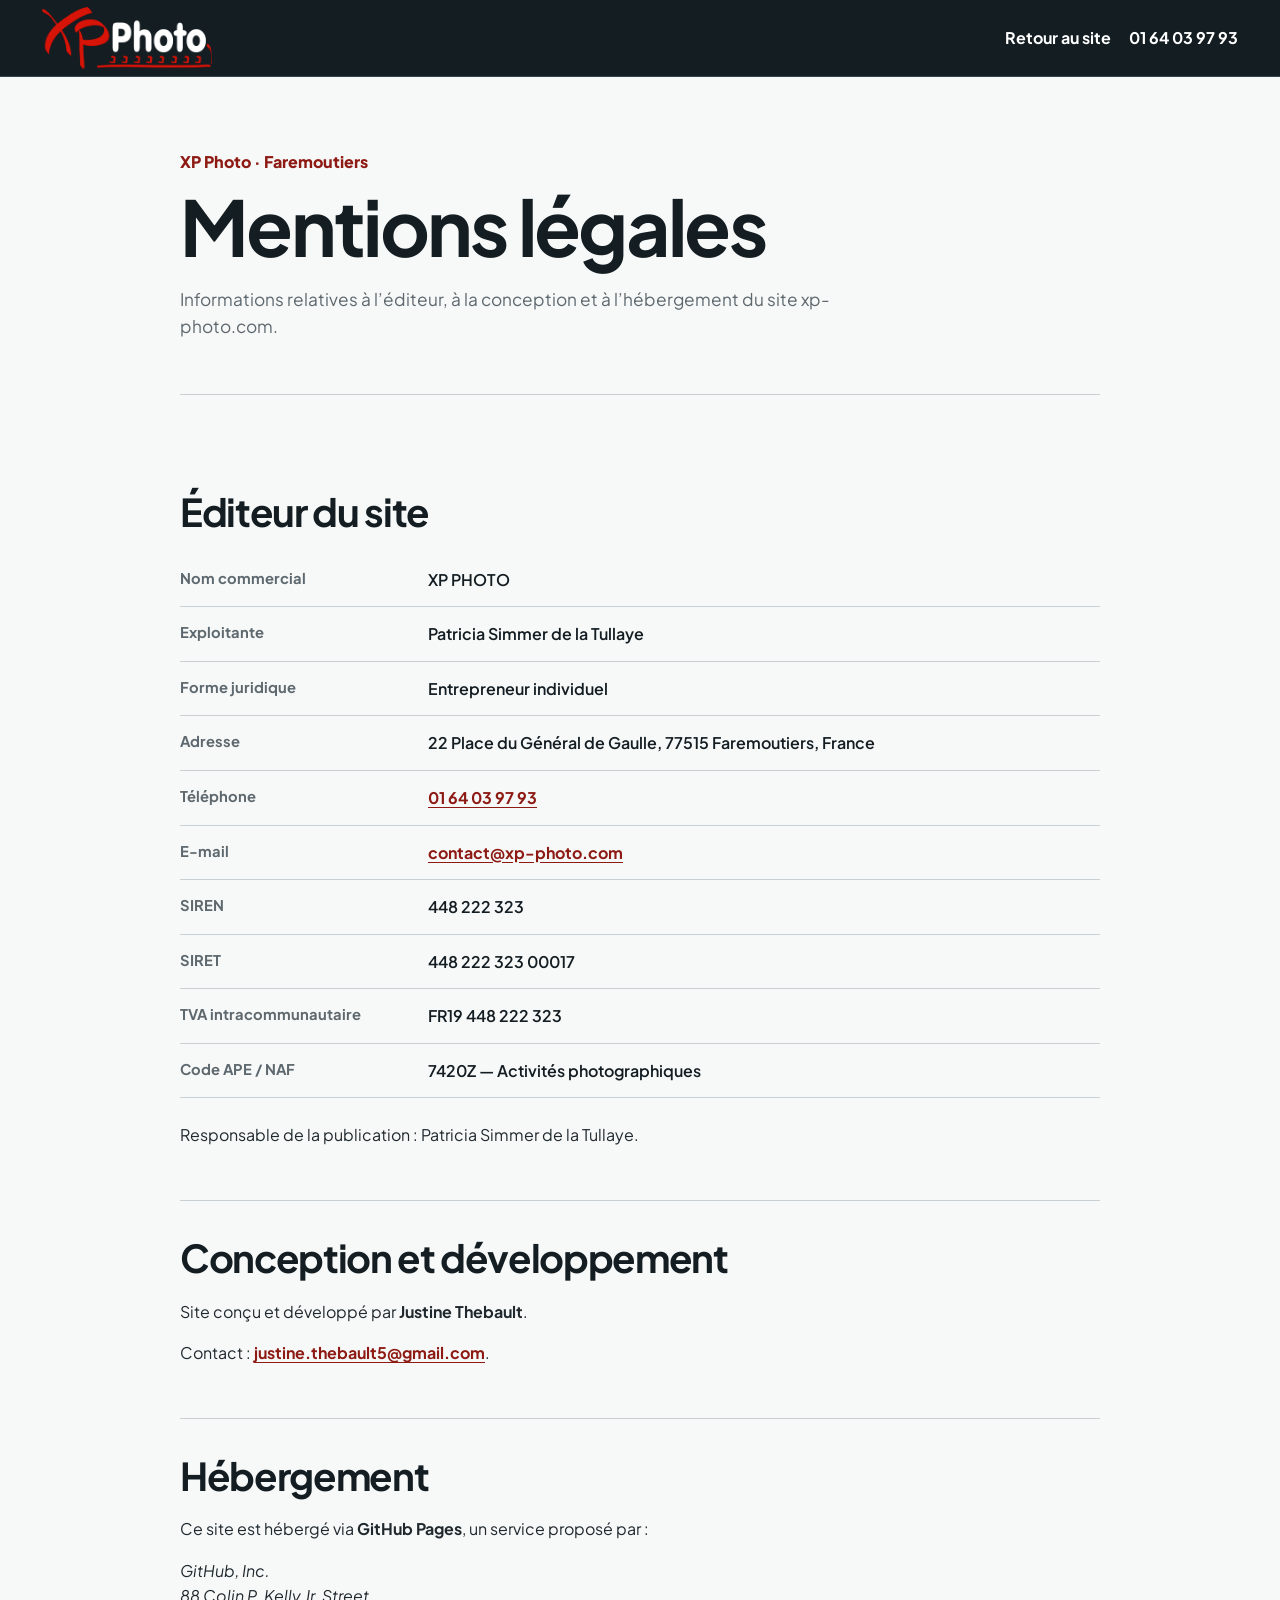
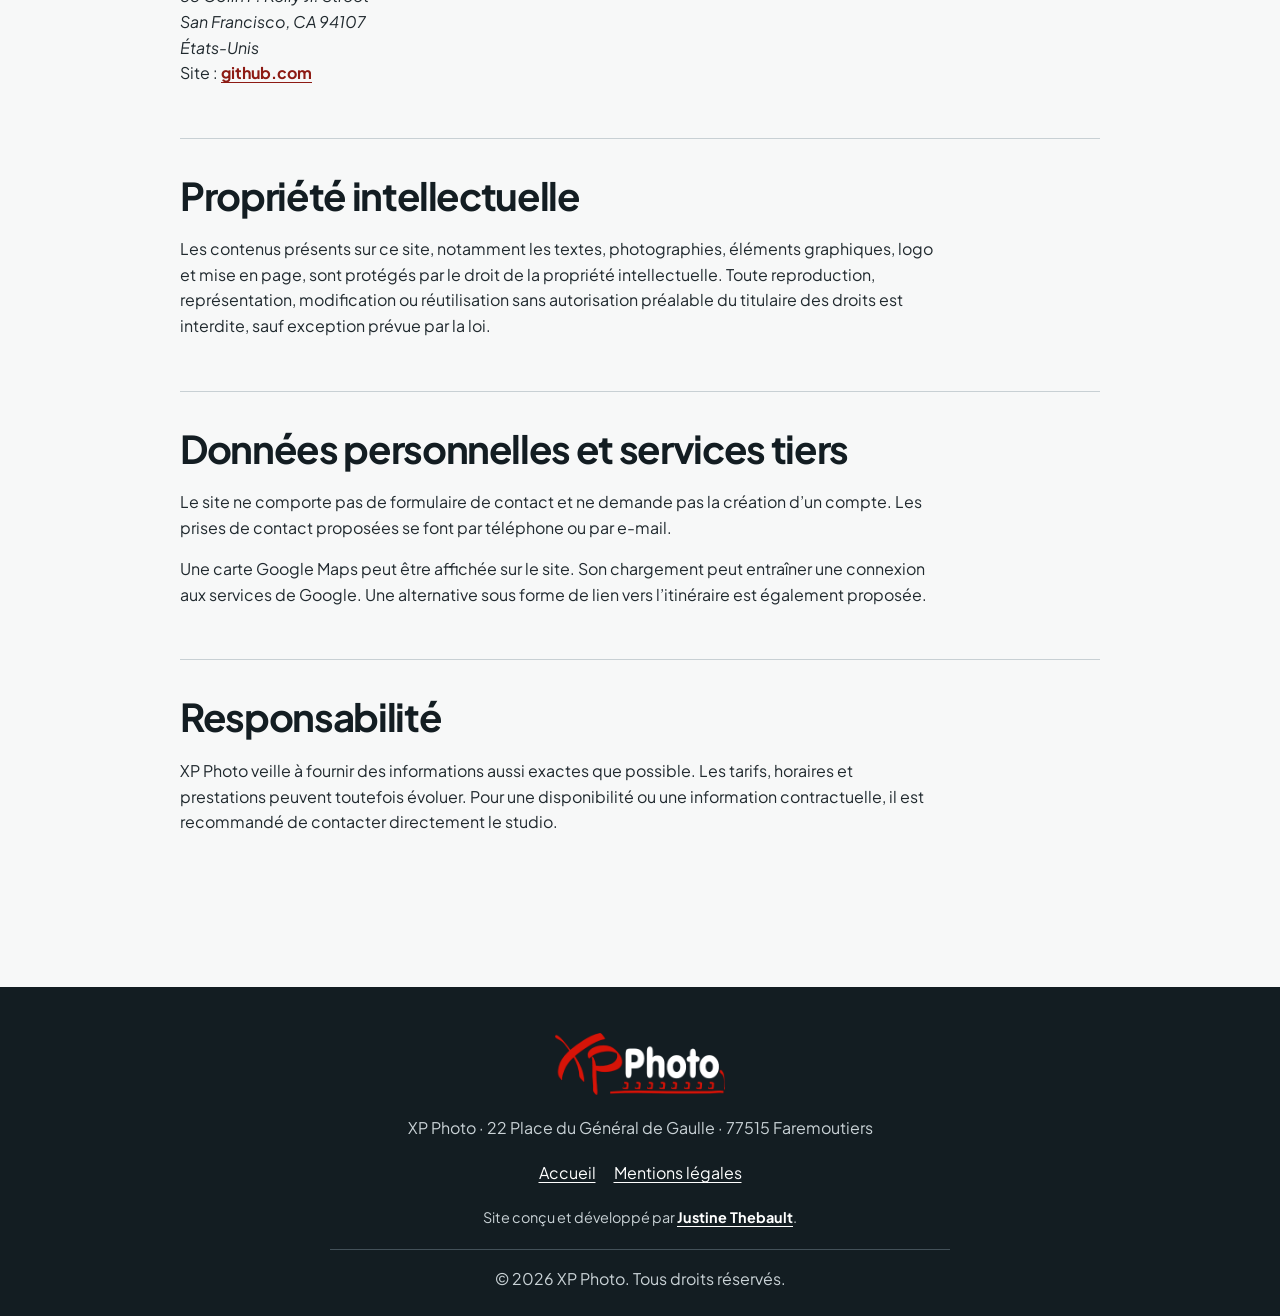
<file: mentions-legales.html>
<!doctype html>
<html lang="fr">

<head>
  <!-- meta -->
  <meta charset="utf-8">
  <meta name="viewport" content="width=device-width, initial-scale=1">
  <meta name="description" content="Mentions légales du site XP Photo, photographe à Faremoutiers.">
  <meta name="robots" content="noindex,follow">
  <meta name="theme-color" content="#131d22">
  <link rel="canonical" href="https://xp-photo.com/mentions-legales.html">
  <title>Mentions légales | XP Photo</title>

  <!-- polices -->
  <link rel="preconnect" href="https://fonts.googleapis.com">
  <link rel="preconnect" href="https://fonts.gstatic.com" crossorigin>
  <link href="https://fonts.googleapis.com/css2?family=Plus+Jakarta+Sans:wght@400;500;600;700;800&display=swap"
    rel="stylesheet">

  <!-- styles -->
  <link rel="stylesheet" href="style.css">
  <link rel="stylesheet" href="legal.css">
</head>

<body>
  <!-- accès rapide -->
  <a class="skip-link" href="#contenu">Aller au contenu principal</a>

  <!-- en-tête -->
  <header class="header">
    <div class="header-inner">
      <a class="brand" href="index.html" aria-label="XP Photo, retour à l'accueil">
        <img src="logo-xp-photo.png" alt="XP Photo" width="382" height="125">
      </a>

      <nav class="legal-nav" aria-label="Navigation">
        <a href="index.html">Retour au site</a>
        <a href="tel:+33164039793">01 64 03 97 93</a>
      </nav>
    </div>
  </header>

  <main id="contenu" class="legal-page">
    <!-- introduction -->
    <header class="legal-hero">
      <p>XP Photo · Faremoutiers</p>
      <h1>Mentions légales</h1>
      <p>
        Informations relatives à l’éditeur, à la conception et à l’hébergement du site xp-photo.com.
      </p>
    </header>

    <!-- éditeur -->
    <section aria-labelledby="legal-editor">
      <h2 id="legal-editor">Éditeur du site</h2>
      <dl class="legal-list">
        <div>
          <dt>Nom commercial</dt>
          <dd>XP PHOTO</dd>
        </div>
        <div>
          <dt>Exploitante</dt>
          <dd>Patricia Simmer de la Tullaye</dd>
        </div>
        <div>
          <dt>Forme juridique</dt>
          <dd>Entrepreneur individuel</dd>
        </div>
        <div>
          <dt>Adresse</dt>
          <dd>22 Place du Général de Gaulle, 77515 Faremoutiers, France</dd>
        </div>
        <div>
          <dt>Téléphone</dt>
          <dd><a href="tel:+33164039793">01 64 03 97 93</a></dd>
        </div>
        <div>
          <dt>E-mail</dt>
          <dd><a href="mailto:contact@xp-photo.com">contact@xp-photo.com</a></dd>
        </div>
        <div>
          <dt>SIREN</dt>
          <dd>448 222 323</dd>
        </div>
        <div>
          <dt>SIRET</dt>
          <dd>448 222 323 00017</dd>
        </div>
        <div>
          <dt>TVA intracommunautaire</dt>
          <dd>FR19 448 222 323</dd>
        </div>
        <div>
          <dt>Code APE / NAF</dt>
          <dd>7420Z — Activités photographiques</dd>
        </div>
      </dl>
      <p>Responsable de la publication : Patricia Simmer de la Tullaye.</p>
    </section>

    <!-- conception -->
    <section aria-labelledby="legal-design">
      <h2 id="legal-design">Conception et développement</h2>
      <p>
        Site conçu et développé par <strong>Justine Thebault</strong>.
      </p>
      <p>
        Contact :
        <a href="mailto:justine.thebault5@gmail.com">justine.thebault5@gmail.com</a>.
      </p>
    </section>

    <!-- hébergement -->
    <section aria-labelledby="legal-host">
      <h2 id="legal-host">Hébergement</h2>

      <p>
        Ce site est hébergé via <strong>GitHub Pages</strong>, un service proposé par :
      </p>

      <address>
        GitHub, Inc.<br>
        88 Colin P. Kelly Jr. Street<br>
        San Francisco, CA 94107<br>
        États-Unis
      </address>

      <p>
        Site :
        <a href="https://github.com/" rel="external">
          github.com
        </a>
      </p>
    </section>

    <!-- propriété -->
    <section aria-labelledby="legal-rights">
      <h2 id="legal-rights">Propriété intellectuelle</h2>
      <p>
        Les contenus présents sur ce site, notamment les textes, photographies, éléments graphiques,
        logo et mise en page, sont protégés par le droit de la propriété intellectuelle.
        Toute reproduction, représentation, modification ou réutilisation sans autorisation préalable
        du titulaire des droits est interdite, sauf exception prévue par la loi.
      </p>
    </section>

    <!-- données -->
    <section aria-labelledby="legal-data">
      <h2 id="legal-data">Données personnelles et services tiers</h2>
      <p>
        Le site ne comporte pas de formulaire de contact et ne demande pas la création d’un compte.
        Les prises de contact proposées se font par téléphone ou par e-mail.
      </p>
      <p>
        Une carte Google Maps peut être affichée sur le site. Son chargement peut entraîner une
        connexion aux services de Google. Une alternative sous forme de lien vers l’itinéraire est
        également proposée.
      </p>
    </section>

    <!-- responsabilité -->
    <section aria-labelledby="legal-liability">
      <h2 id="legal-liability">Responsabilité</h2>
      <p>
        XP Photo veille à fournir des informations aussi exactes que possible. Les tarifs, horaires
        et prestations peuvent toutefois évoluer. Pour une disponibilité ou une information
        contractuelle, il est recommandé de contacter directement le studio.
      </p>
    </section>
  </main>

  <!-- pied de page -->
  <footer class="footer">
    <a class="footer-logo" href="index.html" aria-label="XP Photo, retour à l'accueil">
      <img src="logo-xp-photo.png" alt="XP Photo" width="382" height="125">
    </a>

    <p>XP Photo · 22 Place du Général de Gaulle · 77515 Faremoutiers</p>

    <nav aria-label="Navigation de pied de page">
      <a href="index.html">Accueil</a>
      <a href="mentions-legales.html" aria-current="page">Mentions légales</a>
    </nav>

    <p class="site-credit">
      Site conçu et développé par
      <a href="mailto:justine.thebault5@gmail.com">Justine Thebault</a>.
    </p>

    <p class="copyright">© <span id="year"></span> XP Photo. Tous droits réservés.</p>
  </footer>

  <script src="script-legal.js"></script>
</body>

</html>
</file>
<file: style.css>
/* variables */
:root {
  --ink: #131d22;
  --ink-soft: #243138;
  --paper: #f7f8f8;
  --white: #ffffff;
  --cloud: #e9eef0;
  --line: #c8d0d4;
  --text: #20292e;
  --muted: #5e696f;
  --red: #b42318;
  --red-dark: #8d1b14;
  --font: "Plus Jakarta Sans", Arial, sans-serif;
}

/* base */
*,
*::before,
*::after {
  box-sizing: border-box;
}

html {
  scroll-behavior: smooth;
}

body {
  margin: 0;
  color: var(--text);
  background: var(--paper);
  font-family: var(--font);
  line-height: 1.6;
}

img {
  display: block;
  width: 100%;
  height: auto;
}

a {
  color: inherit;
  text-underline-offset: 0.18em;
}

button {
  font: inherit;
}

h1,
h2,
h3,
p,
figure {
  margin-top: 0;
}

h1,
h2,
h3 {
  color: var(--ink);
  line-height: 1.08;
  letter-spacing: -0.035em;
}

h1 {
  margin-bottom: 22px;
  font-size: clamp(2.45rem, 6vw, 5.8rem);
}

h2 {
  font-size: clamp(2rem, 4vw, 4rem);
}

h3 {
  font-size: 1.35rem;
}

/* accessibilité */
.skip-link {
  position: fixed;
  top: 12px;
  left: 12px;
  z-index: 9999;
  padding: 12px 16px;
  color: var(--white);
  background: var(--ink);
  border: 2px solid var(--white);
  transform: translateY(-160%);
}

.skip-link:focus {
  transform: translateY(0);
}

:focus-visible {
  outline: 3px solid #0b5fff;
  outline-offset: 4px;
}

.sr-only {
  position: absolute !important;
  width: 1px !important;
  height: 1px !important;
  padding: 0 !important;
  margin: -1px !important;
  overflow: hidden !important;
  clip: rect(0, 0, 0, 0) !important;
  white-space: nowrap !important;
  border: 0 !important;
}

/* en-tête */
.header {
  position: sticky;
  top: 0;
  z-index: 1000;
  background: var(--ink);
  border-bottom: 1px solid #34434b;
}

.header-inner {
  min-height: 76px;
  display: flex;
  align-items: center;
  gap: 26px;
  padding: 0 22px;
}

.brand {
  width: 150px;
  display: inline-flex;
}

.brand img {
  width: 100%;
}

.nav {
  display: none;
  margin-left: auto;
  gap: 24px;
}

.nav a,
.phone {
  color: var(--white);
  font-size: 0.92rem;
  font-weight: 700;
  text-decoration: none;
}

.nav a:hover,
.phone:hover {
  color: #ff8f88;
  text-decoration: underline;
}

.phone {
  display: none;
  padding-left: 22px;
  border-left: 1px solid #526169;
}

.menu-btn {
  width: 44px;
  height: 44px;
  display: grid;
  place-content: center;
  gap: 5px;
  margin-left: auto;
  background: transparent;
  border: 1px solid #718089;
  cursor: pointer;
}

.menu-btn span[aria-hidden="true"] {
  width: 18px;
  height: 2px;
  background: var(--white);
}

.header.menu-open .nav {
  position: absolute;
  top: 76px;
  left: 0;
  width: 100%;
  display: grid;
  gap: 0;
  padding: 10px 22px 20px;
  background: var(--ink);
  border-bottom: 1px solid #45545d;
}

.header.menu-open .nav a {
  padding: 13px 0;
}

/* hero */
.hero {
  position: relative;
  min-height: calc(100svh - 76px);
  overflow: hidden;
  background: var(--ink);
}

.hero-image {
  position: absolute;
  inset: 0;
  width: 100%;
  height: 100%;
  object-fit: cover;
}

.hero-shade {
  position: absolute;
  inset: 0;
  background:
    linear-gradient(90deg, rgba(10, 17, 21, 0.82) 0%, rgba(10, 17, 21, 0.42) 45%, rgba(10, 17, 21, 0.12) 100%),
    linear-gradient(0deg, rgba(10, 17, 21, 0.56) 0%, transparent 42%);
}

.hero-card {
  position: absolute;
  z-index: 3;
  left: clamp(20px, 5vw, 80px);
  bottom: 88px;
  width: min(650px, calc(100% - 40px));
  padding: 26px;
  color: var(--white);
  background: rgba(19, 29, 34, 0.92);
  border-left: 5px solid var(--red);
  box-shadow: 0 22px 60px rgba(0, 0, 0, 0.25);
}

.hero-card h1,
.hero-card p {
  color: var(--white);
}

.hero-place {
  margin-bottom: 10px;
  font-size: 0.92rem;
  font-weight: 700;
}

.hero-card > p:last-of-type {
  max-width: 590px;
  margin-bottom: 24px;
  color: #e3e8ea;
  font-size: 1.05rem;
}

.hero-actions {
  display: flex;
  flex-wrap: wrap;
  gap: 10px;
}

.btn {
  min-height: 48px;
  display: inline-flex;
  align-items: center;
  justify-content: center;
  padding: 12px 18px;
  border: 2px solid transparent;
  font-weight: 800;
  text-decoration: none;
}

.btn-red {
  color: var(--white);
  background: var(--red);
}

.btn-red:hover {
  background: var(--red-dark);
}

.btn-white {
  color: var(--ink);
  background: var(--white);
}

.btn-white:hover {
  background: var(--cloud);
}

.btn-dark {
  color: var(--white);
  background: var(--ink);
}

.btn-dark:hover {
  background: var(--red-dark);
}

.viewfinder {
  position: absolute;
  inset: 28px;
  z-index: 2;
  pointer-events: none;
}

.corner {
  position: absolute;
  width: 52px;
  height: 52px;
}

.corner-1 {
  top: 0;
  left: 0;
  border-top: 2px solid rgba(255, 255, 255, 0.72);
  border-left: 2px solid rgba(255, 255, 255, 0.72);
}

.corner-2 {
  top: 0;
  right: 0;
  border-top: 2px solid rgba(255, 255, 255, 0.72);
  border-right: 2px solid rgba(255, 255, 255, 0.72);
}

.corner-3 {
  bottom: 0;
  left: 0;
  border-bottom: 2px solid rgba(255, 255, 255, 0.72);
  border-left: 2px solid rgba(255, 255, 255, 0.72);
}

.corner-4 {
  right: 0;
  bottom: 0;
  border-right: 2px solid rgba(255, 255, 255, 0.72);
  border-bottom: 2px solid rgba(255, 255, 255, 0.72);
}

/* raccourcis */
.routes {
  padding: 78px 22px 86px;
  background: var(--paper);
}

.routes-head {
  max-width: 760px;
  margin: 0 auto 34px;
  text-align: center;
}

.routes-head p {
  max-width: 660px;
  margin: 16px auto 0;
  color: var(--muted);
  font-size: 1.05rem;
}

.routes-list {
  max-width: 1300px;
  display: grid;
  gap: 12px;
  margin: 0 auto;
}

.route {
  position: relative;
  min-height: 270px;
  display: block;
  overflow: hidden;
  color: var(--white);
  background: var(--ink);
  text-decoration: none;
}

.route img {
  position: absolute;
  inset: 0;
  height: 100%;
  object-fit: cover;
  transition: transform 0.35s ease;
}

.route-shade {
  position: absolute;
  inset: 0;
  background: linear-gradient(0deg, rgba(8, 14, 18, 0.78) 0%, rgba(8, 14, 18, 0.12) 75%);
}

.route-number {
  position: absolute;
  top: 18px;
  left: 18px;
  min-width: 38px;
  padding: 5px 8px;
  color: var(--ink);
  background: var(--white);
  font-size: 0.78rem;
  font-weight: 800;
}

.route-text {
  position: absolute;
  right: 58px;
  bottom: 20px;
  left: 20px;
  display: grid;
  gap: 4px;
}

.route-text strong {
  font-size: clamp(1.4rem, 3vw, 2.25rem);
  line-height: 1.05;
}

.route-text small {
  color: #e5eaec;
  font-size: 0.94rem;
}

.route-arrow {
  position: absolute;
  right: 20px;
  bottom: 20px;
  font-size: 1.6rem;
  font-weight: 700;
}

.route:hover img {
  transform: scale(1.035);
}

/* pellicule */
.film {
  padding: 82px 0 88px;
  color: var(--white);
  background: var(--ink);
}

.film-head {
  max-width: 1240px;
  margin: 0 auto 30px;
  padding: 0 22px;
}

.film-head h2 {
  max-width: 760px;
  margin: 0;
  color: var(--white);
}

.film-head p {
  max-width: 690px;
  margin: 16px 0 0;
  color: #cfd7da;
  font-size: 1.02rem;
}

.film-cta {
  max-width: 1240px;
  margin: 22px auto 0;
  padding: 0 22px;
}

.film-cta a {
  display: inline-flex;
  gap: 10px;
  align-items: center;
  padding: 12px 15px;
  color: var(--white);
  border: 1px solid #75838a;
  font-weight: 800;
  text-decoration: none;
}

.film-cta a:hover {
  color: var(--ink);
  background: var(--white);
}

.film-strip {
  display: grid;
  grid-auto-flow: column;
  grid-auto-columns: minmax(260px, 31vw);
  gap: 12px;
  overflow-x: auto;
  padding: 0 22px 18px;
  scroll-snap-type: x mandatory;
  scrollbar-color: #7d8a91 #1c292f;
}

.film-strip figure {
  scroll-snap-align: start;
  margin: 0;
  padding: 10px;
  background: #0b1317;
  border: 1px solid #4e5c64;
}

.film-strip span {
  display: block;
  margin-bottom: 8px;
  color: #d2dade;
  font-size: 0.75rem;
  font-weight: 800;
}

.film-strip img {
  height: 390px;
  object-fit: cover;
}

/* mariage */
.wedding {
  background: var(--white);
}

.wedding-intro {
  display: grid;
}

.wedding-photo img {
  height: 480px;
  object-fit: cover;
}

.wedding-copy {
  display: grid;
  align-content: center;
  padding: 52px 22px;
  background: var(--cloud);
}

.wedding-copy h2 {
  max-width: 720px;
  margin-bottom: 18px;
}

.wedding-copy p {
  max-width: 660px;
  color: var(--muted);
  font-size: 1.05rem;
}

.wedding-copy a {
  justify-self: start;
  color: var(--red-dark);
  font-weight: 800;
}

.plans {
  padding: 56px 22px 84px;
}

.plans details {
  max-width: 980px;
  margin: 0 auto;
  border-top: 1px solid var(--line);
}

.plans details:last-child {
  border-bottom: 1px solid var(--line);
}

.plans summary {
  display: grid;
  grid-template-columns: 1fr auto;
  gap: 8px 18px;
  padding: 22px 4px;
  cursor: pointer;
  list-style: none;
}

.plans summary::-webkit-details-marker {
  display: none;
}

.plan-name {
  color: var(--ink);
  font-size: 1.12rem;
  font-weight: 800;
}

.plan-price {
  color: var(--red-dark);
  font-size: 1.08rem;
  font-weight: 800;
}

.plan-more {
  grid-column: 1 / -1;
  color: var(--muted);
  font-size: 0.9rem;
  text-decoration: underline;
}

details[open] .plan-more {
  color: var(--ink);
}

.plan-content {
  padding: 0 4px 24px;
}

.plan-content ul {
  margin: 0;
  padding-left: 22px;
  color: #4d585e;
}

.plan-content li + li {
  margin-top: 5px;
}

.plan-main {
  background: #f0f3f4;
}

.plan-main summary,
.plan-main .plan-content {
  padding-inline: 16px;
}

/* studio */
.studio {
  display: grid;
  background: #dde4e7;
}

.studio-wall {
  min-height: 640px;
  position: relative;
  overflow: hidden;
  background:
    linear-gradient(90deg, rgba(255,255,255,.5) 1px, transparent 1px),
    linear-gradient(rgba(255,255,255,.5) 1px, transparent 1px),
    #d9e1e4;
  background-size: 36px 36px;
}

.print {
  position: absolute;
  margin: 0;
  padding: 10px;
  background: var(--white);
  box-shadow: 0 18px 38px rgba(25, 38, 46, 0.16);
}

.print img {
  height: 100%;
  object-fit: cover;
}

.print-large {
  top: 52px;
  left: 8%;
  width: 48%;
  height: 470px;
  transform: rotate(-2deg);
}

.print-small {
  top: 95px;
  right: 8%;
  width: 31%;
  height: 300px;
  transform: rotate(2.5deg);
}

.print-wide {
  right: 11%;
  bottom: 46px;
  width: 39%;
  height: 210px;
  transform: rotate(-1deg);
}

.studio-panel {
  display: grid;
  align-content: center;
  padding: 58px 22px 68px;
  background: var(--paper);
}

.studio-panel h2 {
  max-width: 760px;
  margin-bottom: 18px;
}

.studio-panel > p {
  max-width: 620px;
  color: var(--muted);
}

.studio-prices {
  display: grid;
  gap: 12px;
  margin: 28px 0;
}

.studio-prices div {
  display: grid;
  gap: 3px;
  padding: 16px 0;
  border-top: 1px solid var(--line);
}

.studio-prices div:last-child {
  border-bottom: 1px solid var(--line);
}

.studio-prices strong {
  color: var(--red-dark);
  font-size: 1.4rem;
}

.studio-prices span {
  color: #4f5a60;
}

.studio-call {
  justify-self: start;
  color: var(--ink);
  font-weight: 800;
}

/* professionnels */
.pro {
  position: relative;
  min-height: 680px;
  overflow: hidden;
  background: var(--ink);
}

.pro-photo,
.pro-photo img {
  position: absolute;
  inset: 0;
  width: 100%;
  height: 100%;
}

.pro-photo img {
  object-fit: cover;
}

.pro::after {
  content: "";
  position: absolute;
  inset: 0;
  background: linear-gradient(90deg, rgba(11,18,22,.88) 0%, rgba(11,18,22,.58) 42%, rgba(11,18,22,.08) 100%);
}

.pro-copy {
  position: relative;
  z-index: 2;
  width: min(680px, calc(100% - 44px));
  padding: 95px 0 105px;
  margin-left: 22px;
}

.pro-copy h2,
.pro-copy p {
  color: var(--white);
}

.pro-copy p {
  max-width: 590px;
  margin: 20px 0 26px;
  color: #e0e6e8;
  font-size: 1.05rem;
}

/* tirages */
.prints {
  padding: 88px 22px;
  background: var(--paper);
}

.prints-title {
  max-width: 800px;
  margin: 0 auto 32px;
  text-align: center;
}

.prints-title p {
  max-width: 620px;
  margin: 16px auto 0;
  color: var(--muted);
}

.table-wrap {
  max-width: 980px;
  overflow-x: auto;
  margin: 0 auto;
  border: 1px solid var(--line);
}

table {
  width: 100%;
  min-width: 680px;
  border-collapse: collapse;
  background: var(--white);
}

th,
td {
  padding: 14px 16px;
  text-align: left;
  border-bottom: 1px solid var(--line);
}

thead th {
  color: var(--white);
  background: var(--ink);
}

tbody th {
  background: #eef2f3;
}

/* contact */
.contact {
  padding: 84px 22px 0;
  color: var(--white);
  background: var(--red-dark);
}

.contact-top {
  max-width: 980px;
  margin: 0 auto;
  text-align: center;
}

.contact-top > p {
  font-weight: 700;
}

.contact-top h2 {
  max-width: 820px;
  margin: 14px auto 20px;
  color: var(--white);
}

.contact-phone {
  display: inline-block;
  color: var(--white);
  font-size: clamp(2rem, 4vw, 3.4rem);
  font-weight: 800;
  line-height: 1;
}

.contact-info {
  max-width: 980px;
  display: grid;
  gap: 1px;
  margin: 52px auto 0;
  background: rgba(255,255,255,.4);
  border: 1px solid rgba(255,255,255,.45);
}

.contact-info > div {
  padding: 24px;
  color: var(--ink);
  background: var(--white);
}

.contact-info h3 {
  margin-bottom: 9px;
}

.contact-info p,
.contact-info address {
  margin-bottom: 8px;
  font-style: normal;
}

.contact-info a {
  color: var(--red-dark);
  font-weight: 800;
}

.map-wrap {
  max-width: 1180px;
  margin: 44px auto 0;
}

.map-wrap iframe {
  width: 100%;
  min-height: 390px;
  display: block;
  border: 0;
}

/* pied de page */
.footer {
  display: grid;
  justify-items: center;
  gap: 20px;
  padding: 46px 22px 24px;
  color: #c9d2d6;
  background: var(--ink);
  text-align: center;
}

.footer-logo {
  width: 170px;
}

.footer nav {
  display: flex;
  flex-wrap: wrap;
  justify-content: center;
  gap: 18px;
}

.footer a {
  color: var(--white);
}

.footer p {
  margin-bottom: 0;
}

.copyright {
  padding-top: 16px;
  border-top: 1px solid #435159;
  width: min(620px, 100%);
}

/* tablette */
@media (min-width: 720px) {
  .routes {
    padding-inline: 36px;
  }

  .routes-list {
    grid-template-columns: repeat(3, 1fr);
  }

  .route {
    min-height: 480px;
  }

  .film-head,
  .film-cta {
    padding-inline: 36px;
  }

  .film-strip {
    padding-inline: 36px;
  }

  .plans {
    padding-inline: 36px;
  }

  .plans summary {
    grid-template-columns: 1fr auto auto;
    align-items: center;
  }

  .plan-more {
    grid-column: auto;
  }

  .contact-info {
    grid-template-columns: 1fr 1fr;
  }
}

/* bureau */
@media (min-width: 1020px) {
  .header-inner {
    padding-inline: 42px;
  }

  .brand {
    width: 170px;
  }

  .menu-btn {
    display: none;
  }

  .nav {
    display: flex;
  }

  .phone {
    display: inline-block;
  }

  .hero-card {
    left: 7vw;
    bottom: 110px;
    width: 650px;
    padding: 34px 36px;
  }

  .route-wedding {
    transform: translateY(16px);
  }

  .route-pro {
    transform: translateY(-16px);
  }

  .wedding-intro {
    grid-template-columns: 1.15fr 0.85fr;
  }

  .wedding-photo img {
    height: 650px;
  }

  .wedding-copy {
    padding: 70px 7vw;
  }

  .studio {
    grid-template-columns: 1.1fr 0.9fr;
  }

  .studio-panel {
    padding: 70px 7vw;
  }

  .pro-copy {
    margin-left: 8vw;
    padding-top: 130px;
  }
}

/* mouvements réduits */
@media (prefers-reduced-motion: reduce) {
  html {
    scroll-behavior: auto;
  }

  *,
  *::before,
  *::after {
    transition-duration: 0.01ms !important;
  }
}


/* crédit */
.site-credit {
  margin: 0;
  color: #c9d2d6;
  font-size: 0.9rem;
}

.site-credit a {
  font-weight: 700;
}
</file>
<file: legal.css>
/* page légale */
.legal-nav {
  display: flex;
  gap: 18px;
  margin-left: auto;
}

.legal-nav a {
  color: var(--white);
  font-weight: 700;
  text-decoration: none;
}

.legal-nav a:hover {
  text-decoration: underline;
}

.legal-page {
  width: min(920px, calc(100% - 36px));
  margin: 0 auto;
  padding: 72px 0 100px;
}

.legal-hero {
  margin-bottom: 60px;
  padding-bottom: 36px;
  border-bottom: 1px solid var(--line);
}

.legal-hero > p:first-child {
  margin-bottom: 10px;
  color: var(--red-dark);
  font-weight: 800;
}

.legal-hero h1 {
  margin-bottom: 18px;
}

.legal-hero > p:last-child {
  max-width: 680px;
  color: var(--muted);
  font-size: 1.08rem;
}

.legal-page section {
  padding: 36px 0;
  border-bottom: 1px solid var(--line);
}

.legal-page section:last-child {
  border-bottom: 0;
}

.legal-page h2 {
  margin-bottom: 20px;
  font-size: clamp(1.6rem, 3vw, 2.4rem);
}

.legal-page p {
  max-width: 760px;
}

.legal-page a {
  color: var(--red-dark);
  font-weight: 700;
}

.legal-list {
  margin: 0 0 24px;
}

.legal-list div {
  display: grid;
  gap: 4px;
  padding: 14px 0;
  border-bottom: 1px solid var(--line);
}

.legal-list dt {
  color: var(--muted);
  font-size: 0.92rem;
  font-weight: 700;
}

.legal-list dd {
  margin: 0;
  color: var(--ink);
  font-weight: 600;
}

.legal-warning {
  padding: 18px;
  color: var(--ink);
  background: #fff4d6;
  border-left: 4px solid #9d6500;
}

.legal-warning p {
  margin: 0;
}

@media (min-width: 720px) {
  .legal-list div {
    grid-template-columns: 220px 1fr;
    gap: 28px;
  }
}
</file>
